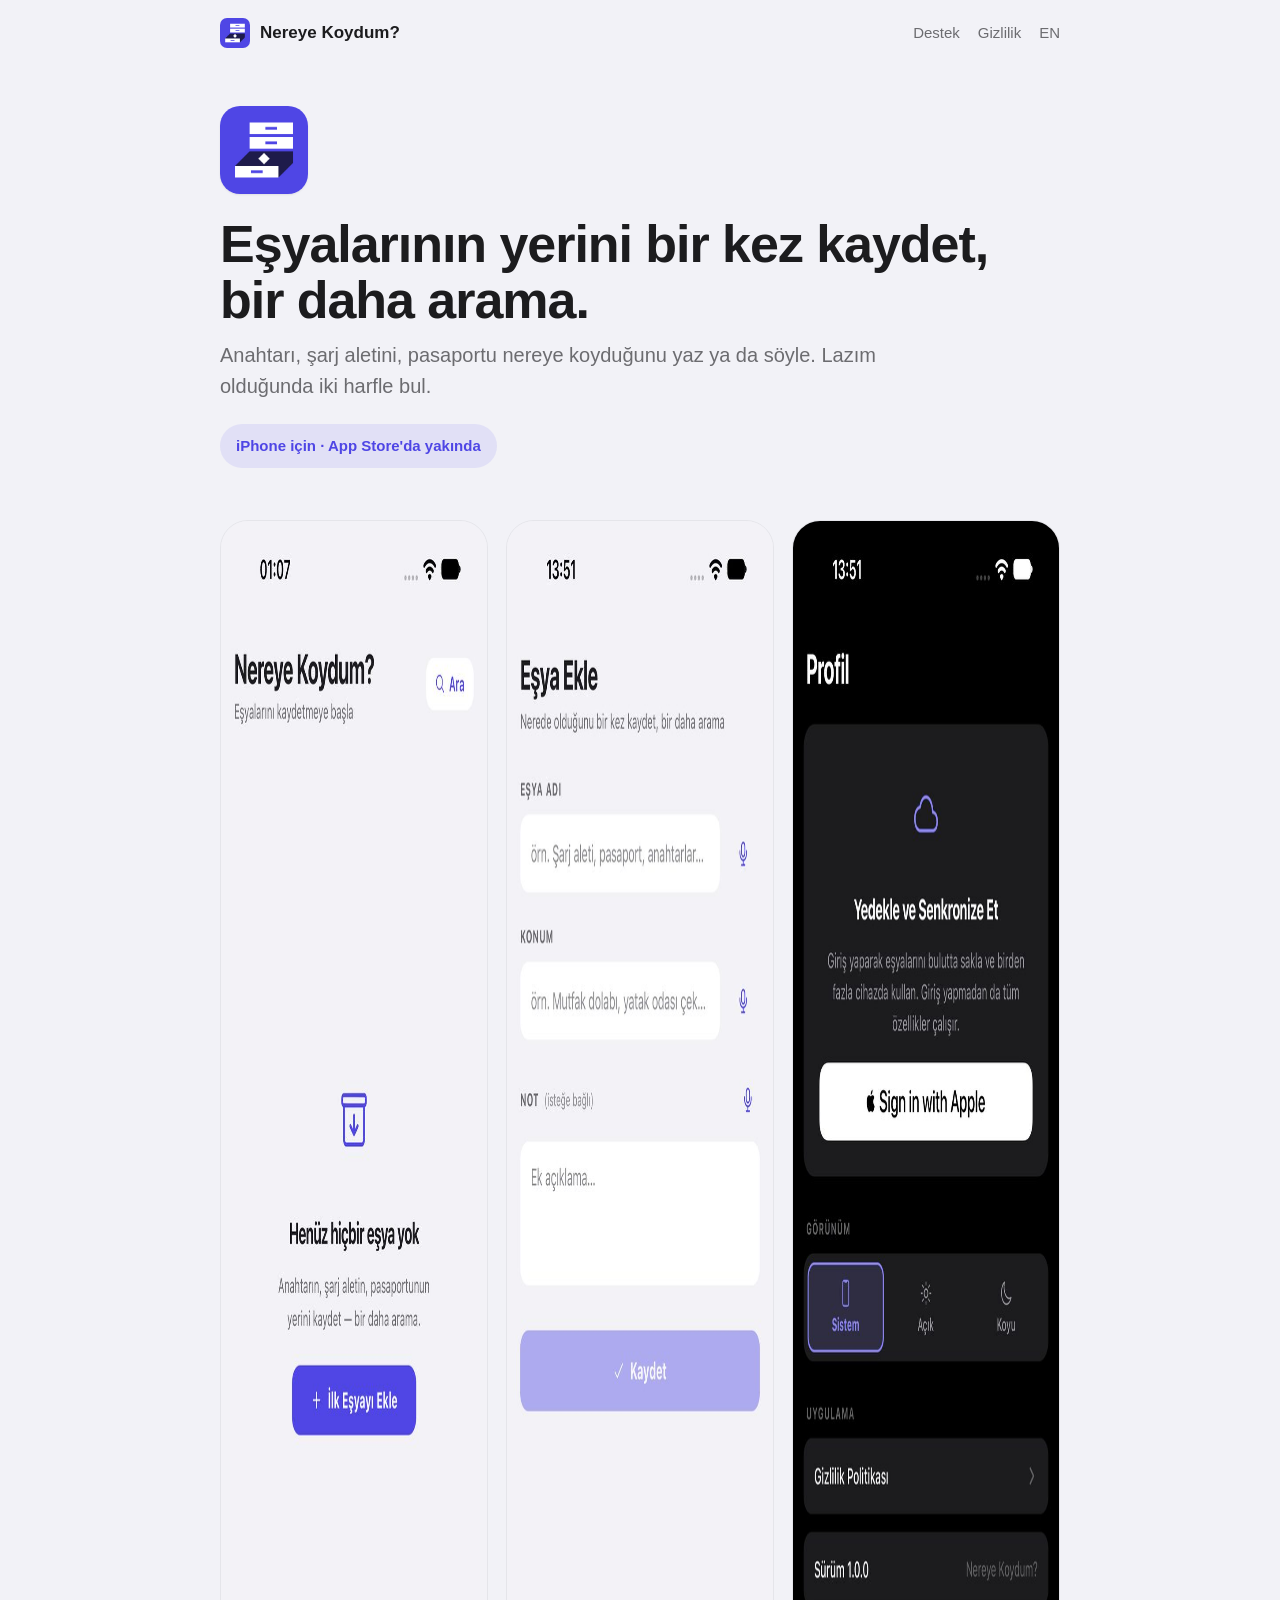
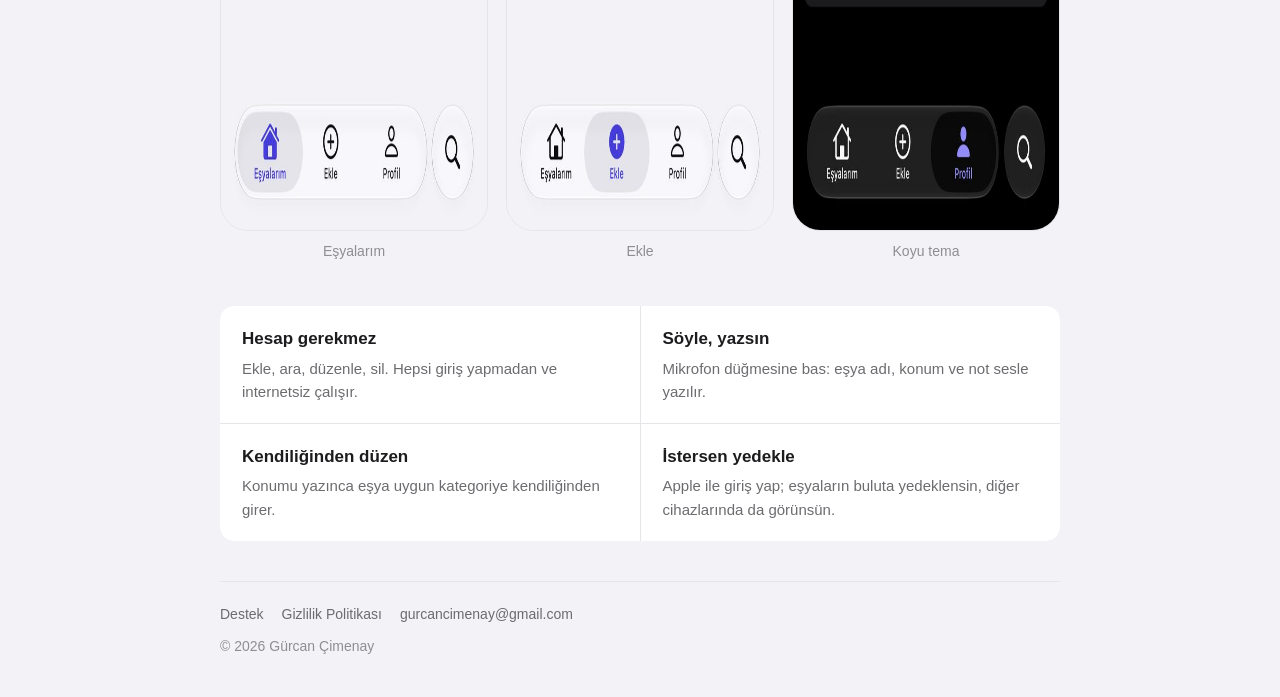
<file: index.html>
<!doctype html>
<html lang="tr">
<head>
  <meta charset="utf-8">
  <meta name="viewport" content="width=device-width, initial-scale=1">
  <title>Nereye Koydum? — Eşyalarının yerini bir kez kaydet</title>
  <meta name="description" content="Nereye Koydum?, anahtarın, şarj aletin ya da pasaportun gibi eşyalarının nerede olduğunu kaydedip saniyeler içinde bulmanı sağlayan iPhone uygulaması. Hesap gerekmez, internetsiz çalışır.">
  <link rel="canonical" href="https://nereyekoydum.app/">
  <link rel="alternate" hreflang="tr" href="https://nereyekoydum.app/">
  <link rel="alternate" hreflang="en" href="https://nereyekoydum.app/en/">
  <link rel="alternate" hreflang="x-default" href="https://nereyekoydum.app/">
  <meta property="og:type" content="website">
  <meta property="og:title" content="Nereye Koydum?">
  <meta property="og:description" content="Eşyalarının yerini bir kez kaydet, bir daha arama.">
  <meta property="og:url" content="https://nereyekoydum.app/">
  <meta property="og:image" content="https://nereyekoydum.app/assets/icon-512.png">
  <meta property="og:locale" content="tr_TR">
  <meta name="theme-color" content="#F2F2F7" media="(prefers-color-scheme: light)">
  <meta name="theme-color" content="#000000" media="(prefers-color-scheme: dark)">
  <link rel="icon" type="image/png" sizes="32x32" href="/assets/favicon-32.png">
  <link rel="apple-touch-icon" href="/assets/apple-touch-icon.png">
  <link rel="stylesheet" href="/assets/site.css">
  <script type="application/ld+json">
  {
    "@context": "https://schema.org",
    "@type": "SoftwareApplication",
    "name": "Nereye Koydum?",
    "operatingSystem": "iOS",
    "applicationCategory": "UtilitiesApplication",
    "inLanguage": "tr",
    "offers": { "@type": "Offer", "price": "0", "priceCurrency": "TRY" },
    "author": { "@type": "Person", "name": "Gürcan Çimenay" },
    "url": "https://nereyekoydum.app/"
  }
  </script>
</head>
<body>
  <div class="wrap">
    <header class="top">
      <a class="brand" href="/"><img src="/assets/icon-192.png" alt="" width="30" height="30">Nereye Koydum?</a>
      <nav aria-label="Ana menü">
        <a href="/destek/">Destek</a>
        <a href="/gizlilik/">Gizlilik</a>
        <a href="/en/" hreflang="en" lang="en">EN</a>
      </nav>
    </header>

    <main>
      <section class="hero">
        <img class="icon" src="/assets/icon-512.png" alt="Nereye Koydum? uygulama simgesi" width="88" height="88">
        <h1>Eşyalarının yerini bir kez kaydet,<br>bir daha arama.</h1>
        <p class="lead">Anahtarı, şarj aletini, pasaportu nereye koyduğunu yaz ya da söyle. Lazım olduğunda iki harfle bul.</p>
        <span class="badge">iPhone için · App Store'da yakında</span>
      </section>

      <div class="shots">
        <figure>
          <img src="/assets/ekran-esyalarim.jpg" alt="Eşyalarım ekranı" width="603" height="1311" loading="lazy">
          <figcaption>Eşyalarım</figcaption>
        </figure>
        <figure>
          <img src="/assets/ekran-ekle.jpg" alt="Eşya ekleme ekranı: eşya adı, konum ve not alanları" width="603" height="1311" loading="lazy">
          <figcaption>Ekle</figcaption>
        </figure>
        <figure>
          <img src="/assets/ekran-profil-koyu.jpg" alt="Koyu temada Profil ekranı" width="603" height="1311" loading="lazy">
          <figcaption>Koyu tema</figcaption>
        </figure>
      </div>

      <div class="features">
        <div>
          <h3>Hesap gerekmez</h3>
          <p>Ekle, ara, düzenle, sil. Hepsi giriş yapmadan ve internetsiz çalışır.</p>
        </div>
        <div>
          <h3>Söyle, yazsın</h3>
          <p>Mikrofon düğmesine bas: eşya adı, konum ve not sesle yazılır.</p>
        </div>
        <div>
          <h3>Kendiliğinden düzen</h3>
          <p>Konumu yazınca eşya uygun kategoriye kendiliğinden girer.</p>
        </div>
        <div>
          <h3>İstersen yedekle</h3>
          <p>Apple ile giriş yap; eşyaların buluta yedeklensin, diğer cihazlarında da görünsün.</p>
        </div>
      </div>
    </main>

    <footer>
      <div class="links">
        <a href="/destek/">Destek</a>
        <a href="/gizlilik/">Gizlilik Politikası</a>
        <a href="mailto:gurcancimenay@gmail.com">gurcancimenay@gmail.com</a>
      </div>
      © 2026 Gürcan Çimenay
    </footer>
  </div>
</body>
</html>
</file>
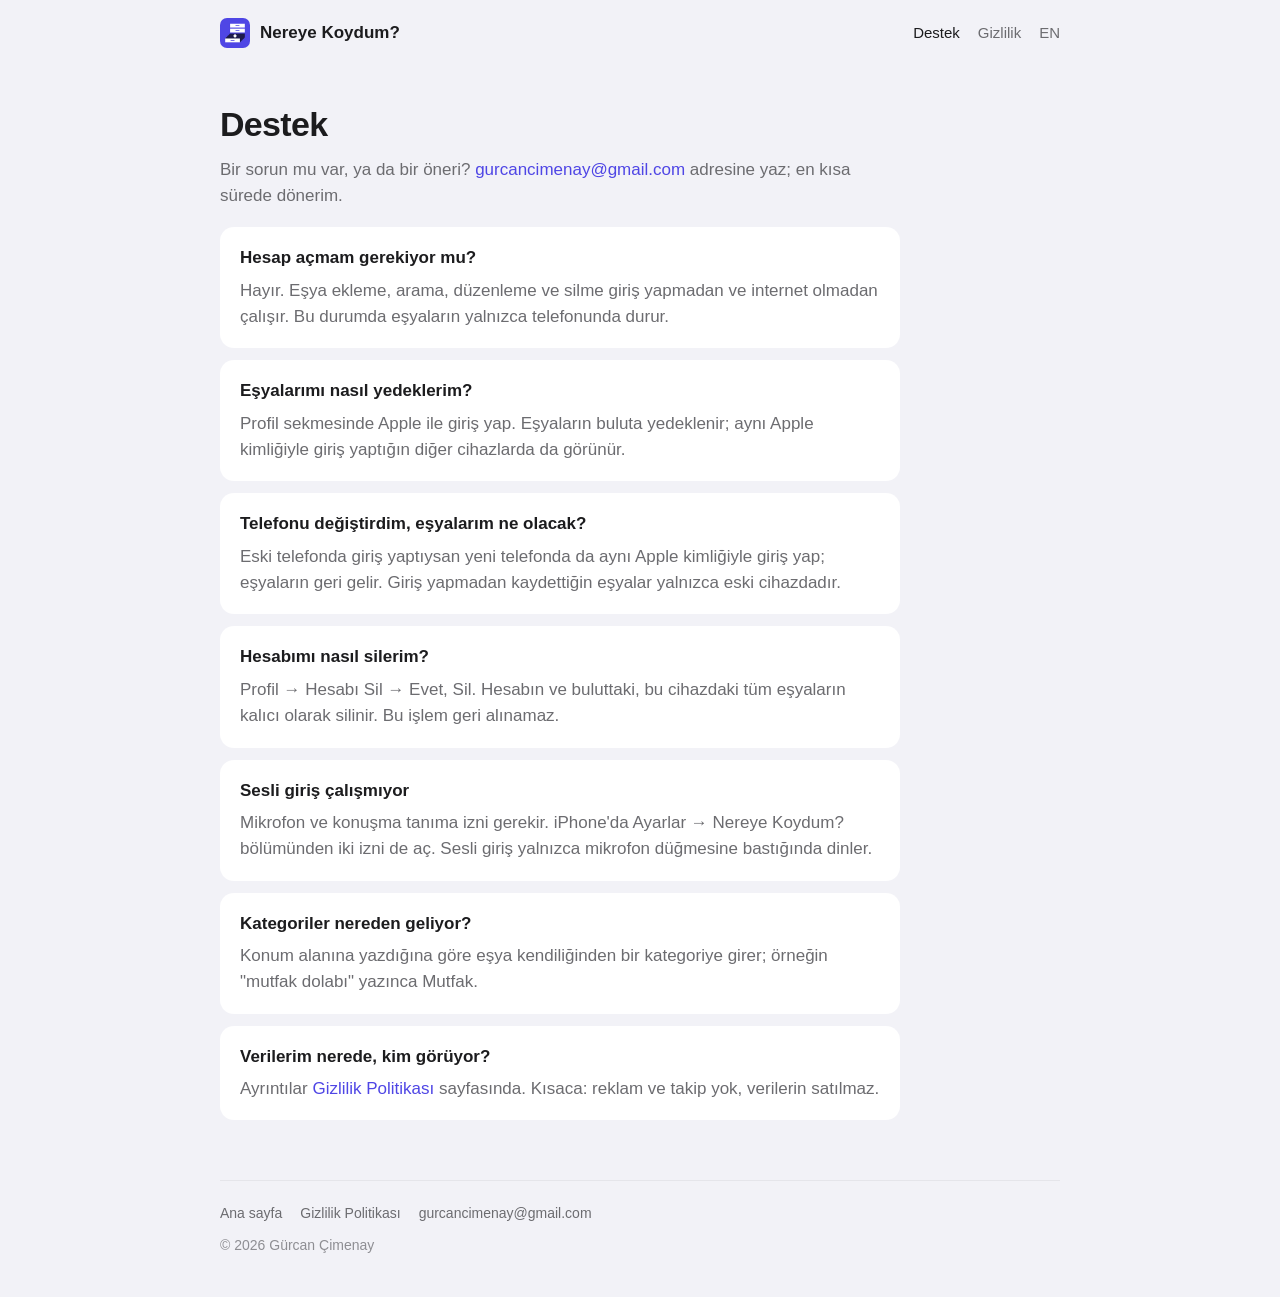
<file: destek/index.html>
<!doctype html>
<html lang="tr">
<head>
  <meta charset="utf-8">
  <meta name="viewport" content="width=device-width, initial-scale=1">
  <title>Destek — Nereye Koydum?</title>
  <meta name="description" content="Nereye Koydum? uygulaması için sık sorulan sorular ve iletişim: yedekleme, hesap silme, sesli giriş.">
  <link rel="canonical" href="https://nereyekoydum.app/destek/">
  <link rel="alternate" hreflang="tr" href="https://nereyekoydum.app/destek/">
  <link rel="alternate" hreflang="en" href="https://nereyekoydum.app/en/support/">
  <link rel="icon" type="image/png" sizes="32x32" href="/assets/favicon-32.png">
  <link rel="apple-touch-icon" href="/assets/apple-touch-icon.png">
  <link rel="stylesheet" href="/assets/site.css">
</head>
<body>
  <div class="wrap">
    <header class="top">
      <a class="brand" href="/"><img src="/assets/icon-192.png" alt="" width="30" height="30">Nereye Koydum?</a>
      <nav aria-label="Ana menü">
        <a href="/destek/" aria-current="page">Destek</a>
        <a href="/gizlilik/">Gizlilik</a>
        <a href="/en/support/" hreflang="en" lang="en">EN</a>
      </nav>
    </header>

    <main class="doc">
      <h1>Destek</h1>
      <p class="intro">Bir sorun mu var, ya da bir öneri? <a href="mailto:gurcancimenay@gmail.com">gurcancimenay@gmail.com</a> adresine yaz; en kısa sürede dönerim.</p>

      <section>
        <h2>Hesap açmam gerekiyor mu?</h2>
        <p>Hayır. Eşya ekleme, arama, düzenleme ve silme giriş yapmadan ve internet olmadan çalışır. Bu durumda eşyaların yalnızca telefonunda durur.</p>
      </section>
      <section>
        <h2>Eşyalarımı nasıl yedeklerim?</h2>
        <p>Profil sekmesinde Apple ile giriş yap. Eşyaların buluta yedeklenir; aynı Apple kimliğiyle giriş yaptığın diğer cihazlarda da görünür.</p>
      </section>
      <section>
        <h2>Telefonu değiştirdim, eşyalarım ne olacak?</h2>
        <p>Eski telefonda giriş yaptıysan yeni telefonda da aynı Apple kimliğiyle giriş yap; eşyaların geri gelir. Giriş yapmadan kaydettiğin eşyalar yalnızca eski cihazdadır.</p>
      </section>
      <section>
        <h2>Hesabımı nasıl silerim?</h2>
        <p>Profil → Hesabı Sil → Evet, Sil. Hesabın ve buluttaki, bu cihazdaki tüm eşyaların kalıcı olarak silinir. Bu işlem geri alınamaz.</p>
      </section>
      <section>
        <h2>Sesli giriş çalışmıyor</h2>
        <p>Mikrofon ve konuşma tanıma izni gerekir. iPhone'da Ayarlar → Nereye Koydum? bölümünden iki izni de aç. Sesli giriş yalnızca mikrofon düğmesine bastığında dinler.</p>
      </section>
      <section>
        <h2>Kategoriler nereden geliyor?</h2>
        <p>Konum alanına yazdığına göre eşya kendiliğinden bir kategoriye girer; örneğin "mutfak dolabı" yazınca Mutfak.</p>
      </section>
      <section>
        <h2>Verilerim nerede, kim görüyor?</h2>
        <p>Ayrıntılar <a href="/gizlilik/">Gizlilik Politikası</a> sayfasında. Kısaca: reklam ve takip yok, verilerin satılmaz.</p>
      </section>
    </main>

    <footer>
      <div class="links">
        <a href="/">Ana sayfa</a>
        <a href="/gizlilik/">Gizlilik Politikası</a>
        <a href="mailto:gurcancimenay@gmail.com">gurcancimenay@gmail.com</a>
      </div>
      © 2026 Gürcan Çimenay
    </footer>
  </div>
</body>
</html>
</file>
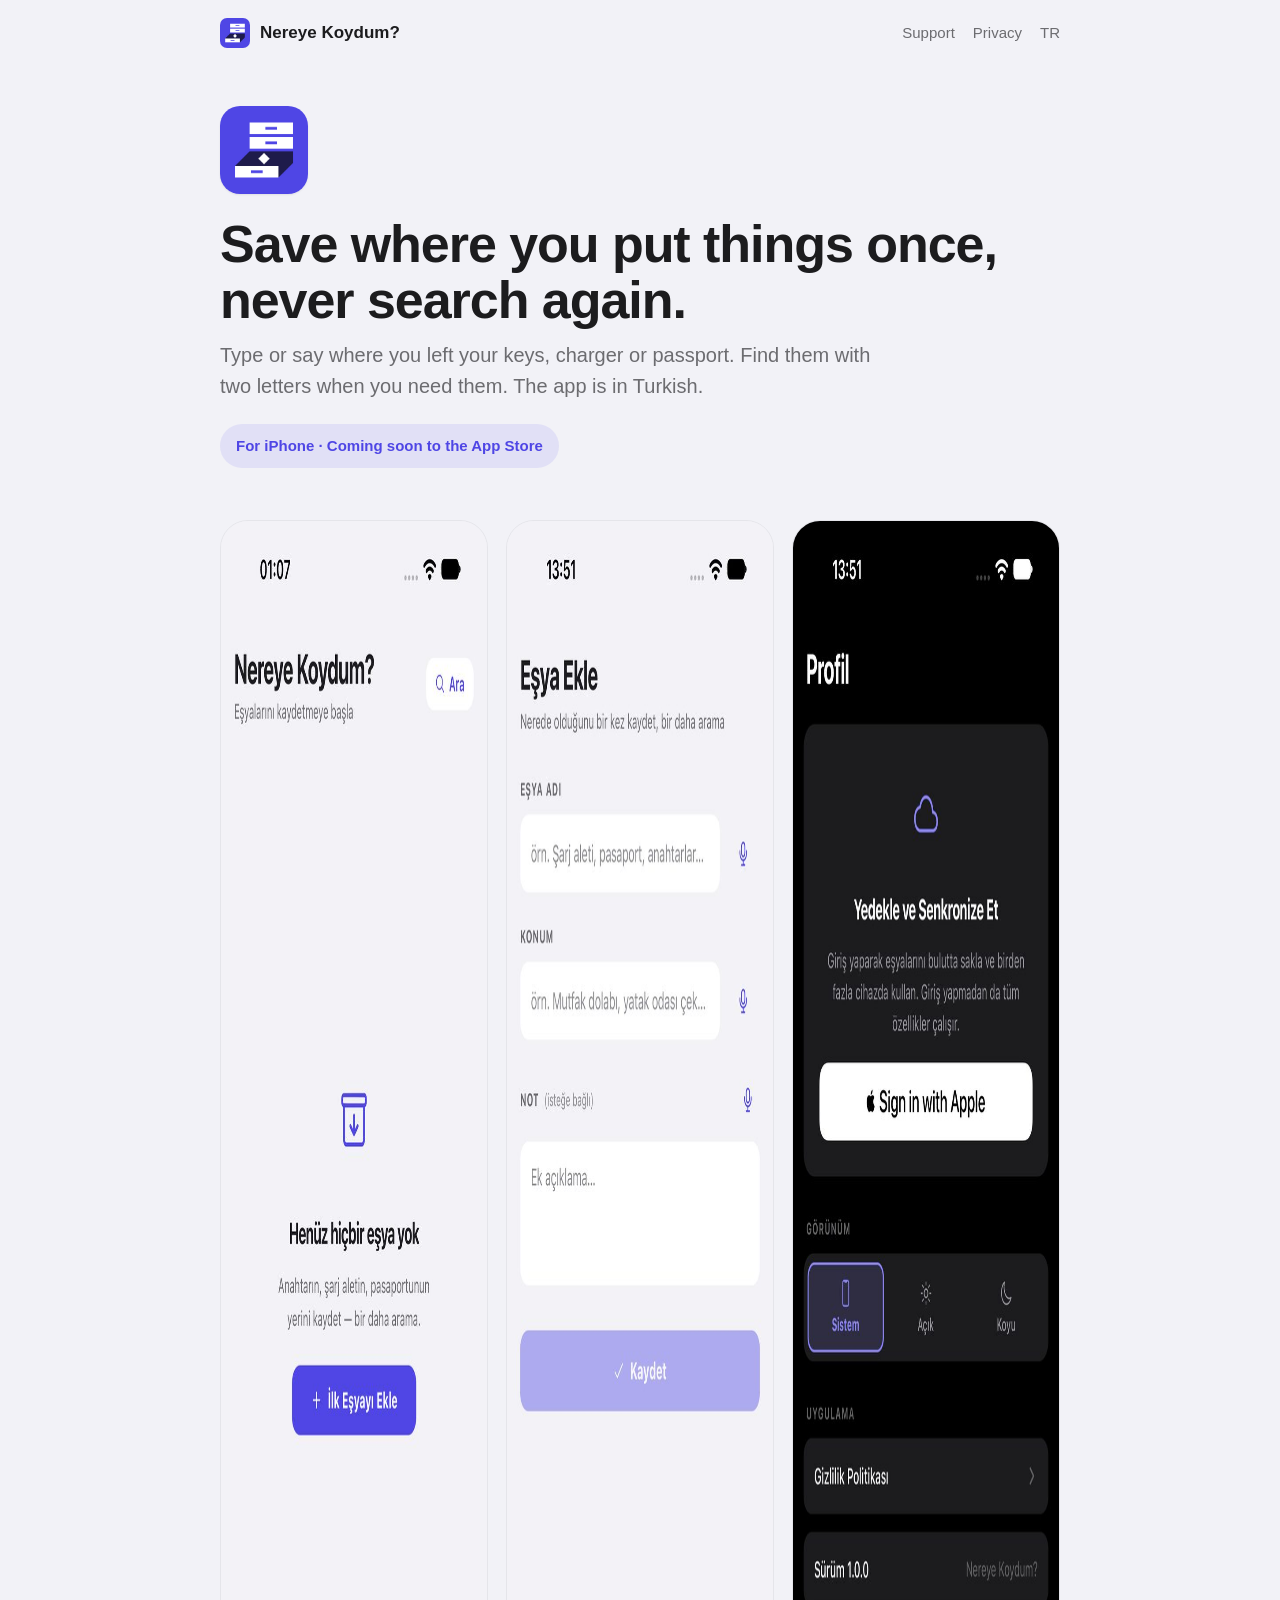
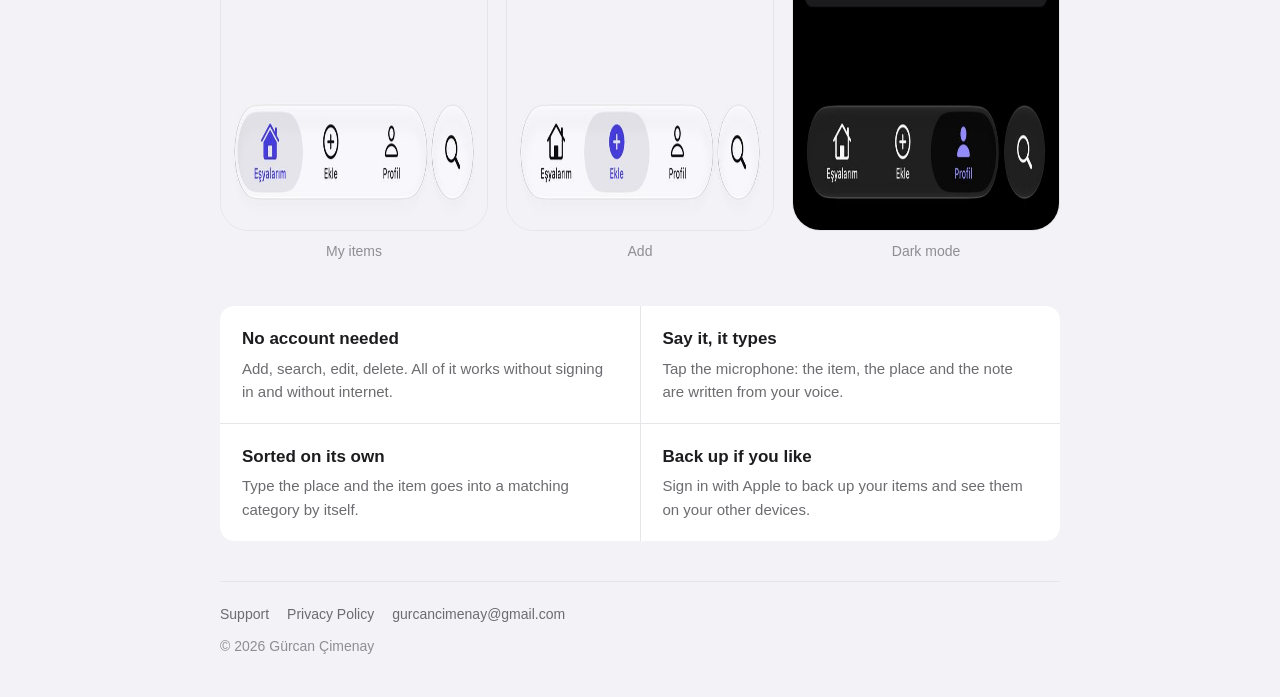
<file: en/index.html>
<!doctype html>
<html lang="en">
<head>
  <meta charset="utf-8">
  <meta name="viewport" content="width=device-width, initial-scale=1">
  <title>Nereye Koydum? — Save where you put things, once</title>
  <meta name="description" content="Nereye Koydum? (Where Did I Put It?) is an iPhone app to note where your keys, charger or passport are and find them in seconds. No account needed, works offline. The app is in Turkish.">
  <link rel="canonical" href="https://nereyekoydum.app/en/">
  <link rel="alternate" hreflang="tr" href="https://nereyekoydum.app/">
  <link rel="alternate" hreflang="en" href="https://nereyekoydum.app/en/">
  <link rel="alternate" hreflang="x-default" href="https://nereyekoydum.app/">
  <meta property="og:type" content="website">
  <meta property="og:title" content="Nereye Koydum?">
  <meta property="og:description" content="Save where you put things once, never search again.">
  <meta property="og:url" content="https://nereyekoydum.app/en/">
  <meta property="og:image" content="https://nereyekoydum.app/assets/icon-512.png">
  <meta property="og:locale" content="en_US">
  <meta name="theme-color" content="#F2F2F7" media="(prefers-color-scheme: light)">
  <meta name="theme-color" content="#000000" media="(prefers-color-scheme: dark)">
  <link rel="icon" type="image/png" sizes="32x32" href="/assets/favicon-32.png">
  <link rel="apple-touch-icon" href="/assets/apple-touch-icon.png">
  <link rel="stylesheet" href="/assets/site.css">
</head>
<body>
  <div class="wrap">
    <header class="top">
      <a class="brand" href="/en/"><img src="/assets/icon-192.png" alt="" width="30" height="30">Nereye Koydum?</a>
      <nav aria-label="Main menu">
        <a href="/en/support/">Support</a>
        <a href="/en/privacy/">Privacy</a>
        <a href="/" hreflang="tr" lang="tr">TR</a>
      </nav>
    </header>

    <main>
      <section class="hero">
        <img class="icon" src="/assets/icon-512.png" alt="Nereye Koydum? app icon" width="88" height="88">
        <h1>Save where you put things once,<br>never search again.</h1>
        <p class="lead">Type or say where you left your keys, charger or passport. Find them with two letters when you need them. The app is in Turkish.</p>
        <span class="badge">For iPhone · Coming soon to the App Store</span>
      </section>

      <div class="shots">
        <figure>
          <img src="/assets/ekran-esyalarim.jpg" alt="My items screen" width="603" height="1311" loading="lazy">
          <figcaption>My items</figcaption>
        </figure>
        <figure>
          <img src="/assets/ekran-ekle.jpg" alt="Add item screen with name, location and note fields" width="603" height="1311" loading="lazy">
          <figcaption>Add</figcaption>
        </figure>
        <figure>
          <img src="/assets/ekran-profil-koyu.jpg" alt="Profile screen in dark mode" width="603" height="1311" loading="lazy">
          <figcaption>Dark mode</figcaption>
        </figure>
      </div>

      <div class="features">
        <div>
          <h3>No account needed</h3>
          <p>Add, search, edit, delete. All of it works without signing in and without internet.</p>
        </div>
        <div>
          <h3>Say it, it types</h3>
          <p>Tap the microphone: the item, the place and the note are written from your voice.</p>
        </div>
        <div>
          <h3>Sorted on its own</h3>
          <p>Type the place and the item goes into a matching category by itself.</p>
        </div>
        <div>
          <h3>Back up if you like</h3>
          <p>Sign in with Apple to back up your items and see them on your other devices.</p>
        </div>
      </div>
    </main>

    <footer>
      <div class="links">
        <a href="/en/support/">Support</a>
        <a href="/en/privacy/">Privacy Policy</a>
        <a href="mailto:gurcancimenay@gmail.com">gurcancimenay@gmail.com</a>
      </div>
      © 2026 Gürcan Çimenay
    </footer>
  </div>
</body>
</html>
</file>
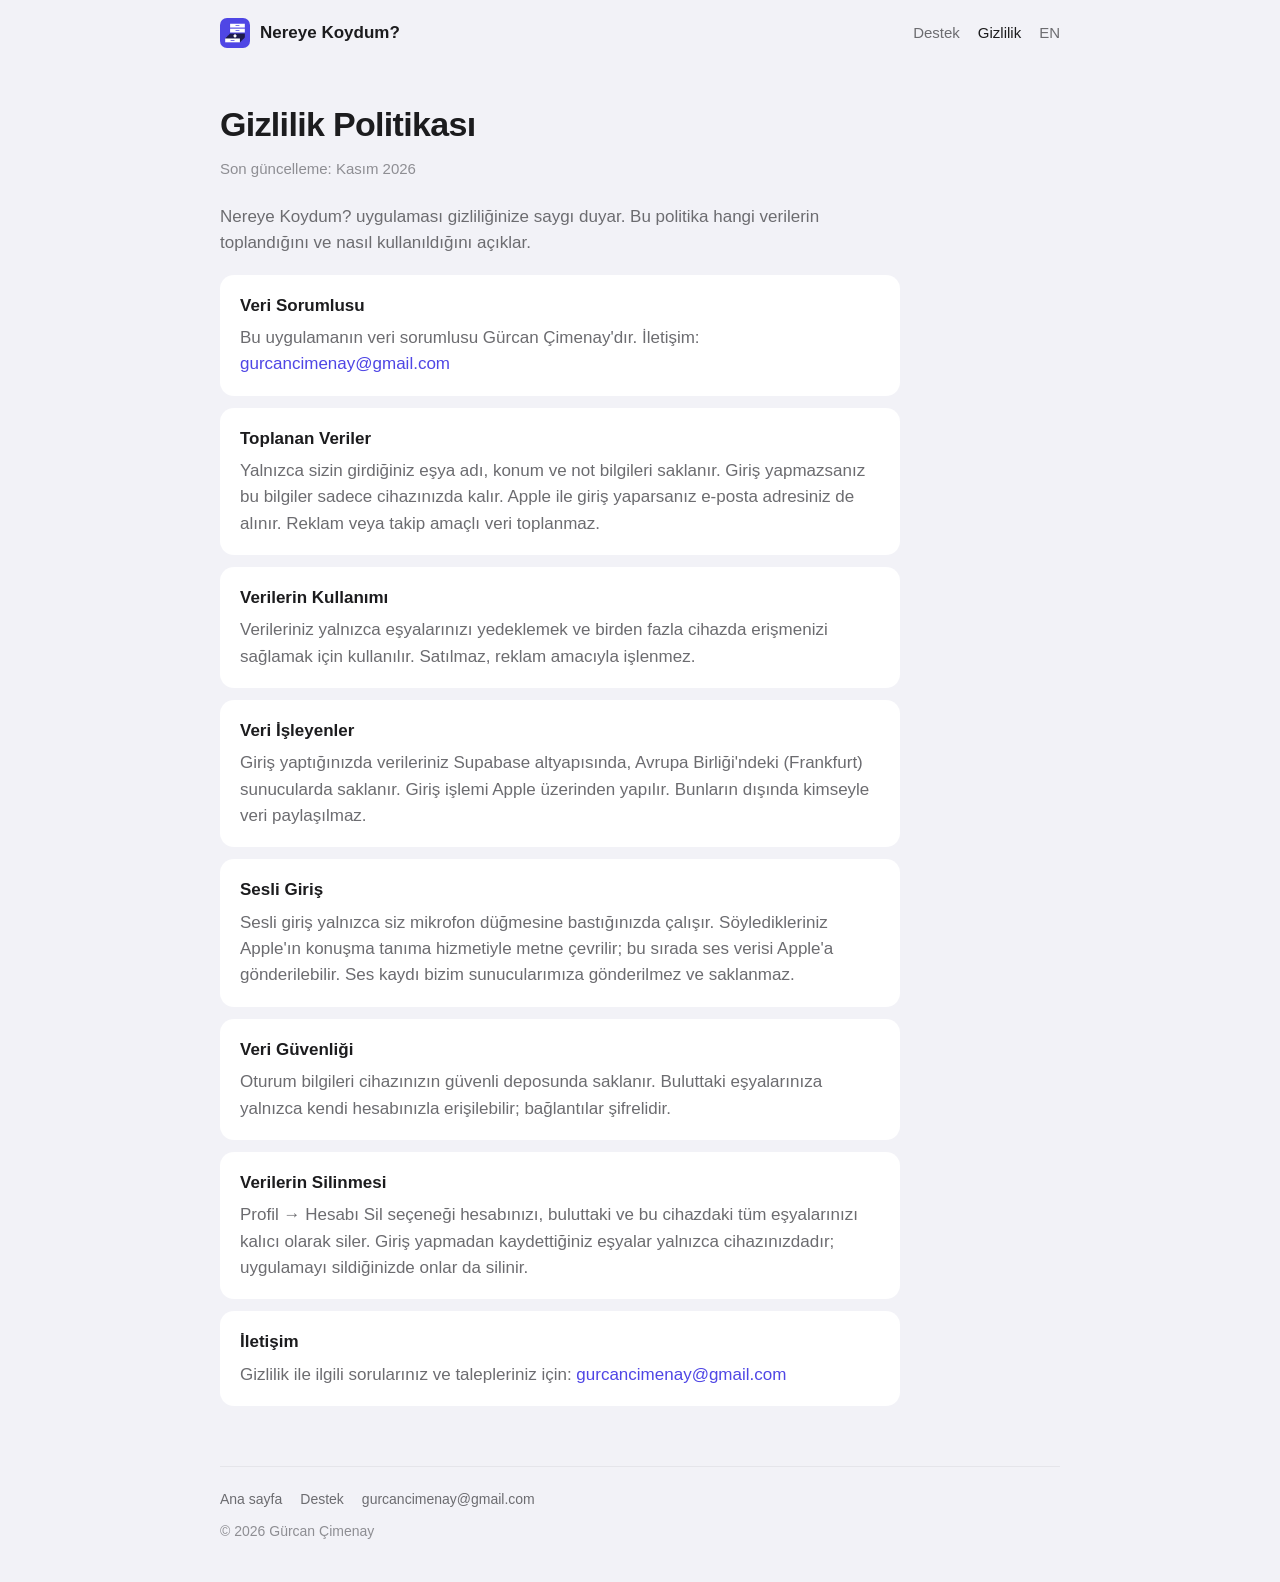
<file: gizlilik/index.html>
<!doctype html>
<html lang="tr">
<head>
  <meta charset="utf-8">
  <meta name="viewport" content="width=device-width, initial-scale=1">
  <title>Gizlilik Politikası — Nereye Koydum?</title>
  <meta name="description" content="Nereye Koydum? uygulamasının hangi verileri topladığı, nasıl kullandığı ve nasıl silebileceğiniz.">
  <link rel="canonical" href="https://nereyekoydum.app/gizlilik/">
  <link rel="alternate" hreflang="tr" href="https://nereyekoydum.app/gizlilik/">
  <link rel="alternate" hreflang="en" href="https://nereyekoydum.app/en/privacy/">
  <link rel="icon" type="image/png" sizes="32x32" href="/assets/favicon-32.png">
  <link rel="apple-touch-icon" href="/assets/apple-touch-icon.png">
  <link rel="stylesheet" href="/assets/site.css">
</head>
<body>
  <div class="wrap">
    <header class="top">
      <a class="brand" href="/"><img src="/assets/icon-192.png" alt="" width="30" height="30">Nereye Koydum?</a>
      <nav aria-label="Ana menü">
        <a href="/destek/">Destek</a>
        <a href="/gizlilik/" aria-current="page">Gizlilik</a>
        <a href="/en/privacy/" hreflang="en" lang="en">EN</a>
      </nav>
    </header>

    <main class="doc">
      <h1>Gizlilik Politikası</h1>
      <p class="meta">Son güncelleme: Kasım 2026</p>
      <p class="intro">Nereye Koydum? uygulaması gizliliğinize saygı duyar. Bu politika hangi verilerin toplandığını ve nasıl kullanıldığını açıklar.</p>

      <section>
        <h2>Veri Sorumlusu</h2>
        <p>Bu uygulamanın veri sorumlusu Gürcan Çimenay'dır. İletişim: <a href="mailto:gurcancimenay@gmail.com">gurcancimenay@gmail.com</a></p>
      </section>
      <section>
        <h2>Toplanan Veriler</h2>
        <p>Yalnızca sizin girdiğiniz eşya adı, konum ve not bilgileri saklanır. Giriş yapmazsanız bu bilgiler sadece cihazınızda kalır. Apple ile giriş yaparsanız e-posta adresiniz de alınır. Reklam veya takip amaçlı veri toplanmaz.</p>
      </section>
      <section>
        <h2>Verilerin Kullanımı</h2>
        <p>Verileriniz yalnızca eşyalarınızı yedeklemek ve birden fazla cihazda erişmenizi sağlamak için kullanılır. Satılmaz, reklam amacıyla işlenmez.</p>
      </section>
      <section>
        <h2>Veri İşleyenler</h2>
        <p>Giriş yaptığınızda verileriniz Supabase altyapısında, Avrupa Birliği'ndeki (Frankfurt) sunucularda saklanır. Giriş işlemi Apple üzerinden yapılır. Bunların dışında kimseyle veri paylaşılmaz.</p>
      </section>
      <section>
        <h2>Sesli Giriş</h2>
        <p>Sesli giriş yalnızca siz mikrofon düğmesine bastığınızda çalışır. Söyledikleriniz Apple'ın konuşma tanıma hizmetiyle metne çevrilir; bu sırada ses verisi Apple'a gönderilebilir. Ses kaydı bizim sunucularımıza gönderilmez ve saklanmaz.</p>
      </section>
      <section>
        <h2>Veri Güvenliği</h2>
        <p>Oturum bilgileri cihazınızın güvenli deposunda saklanır. Buluttaki eşyalarınıza yalnızca kendi hesabınızla erişilebilir; bağlantılar şifrelidir.</p>
      </section>
      <section>
        <h2>Verilerin Silinmesi</h2>
        <p>Profil → Hesabı Sil seçeneği hesabınızı, buluttaki ve bu cihazdaki tüm eşyalarınızı kalıcı olarak siler. Giriş yapmadan kaydettiğiniz eşyalar yalnızca cihazınızdadır; uygulamayı sildiğinizde onlar da silinir.</p>
      </section>
      <section>
        <h2>İletişim</h2>
        <p>Gizlilik ile ilgili sorularınız ve talepleriniz için: <a href="mailto:gurcancimenay@gmail.com">gurcancimenay@gmail.com</a></p>
      </section>
    </main>

    <footer>
      <div class="links">
        <a href="/">Ana sayfa</a>
        <a href="/destek/">Destek</a>
        <a href="mailto:gurcancimenay@gmail.com">gurcancimenay@gmail.com</a>
      </div>
      © 2026 Gürcan Çimenay
    </footer>
  </div>
</body>
</html>
</file>
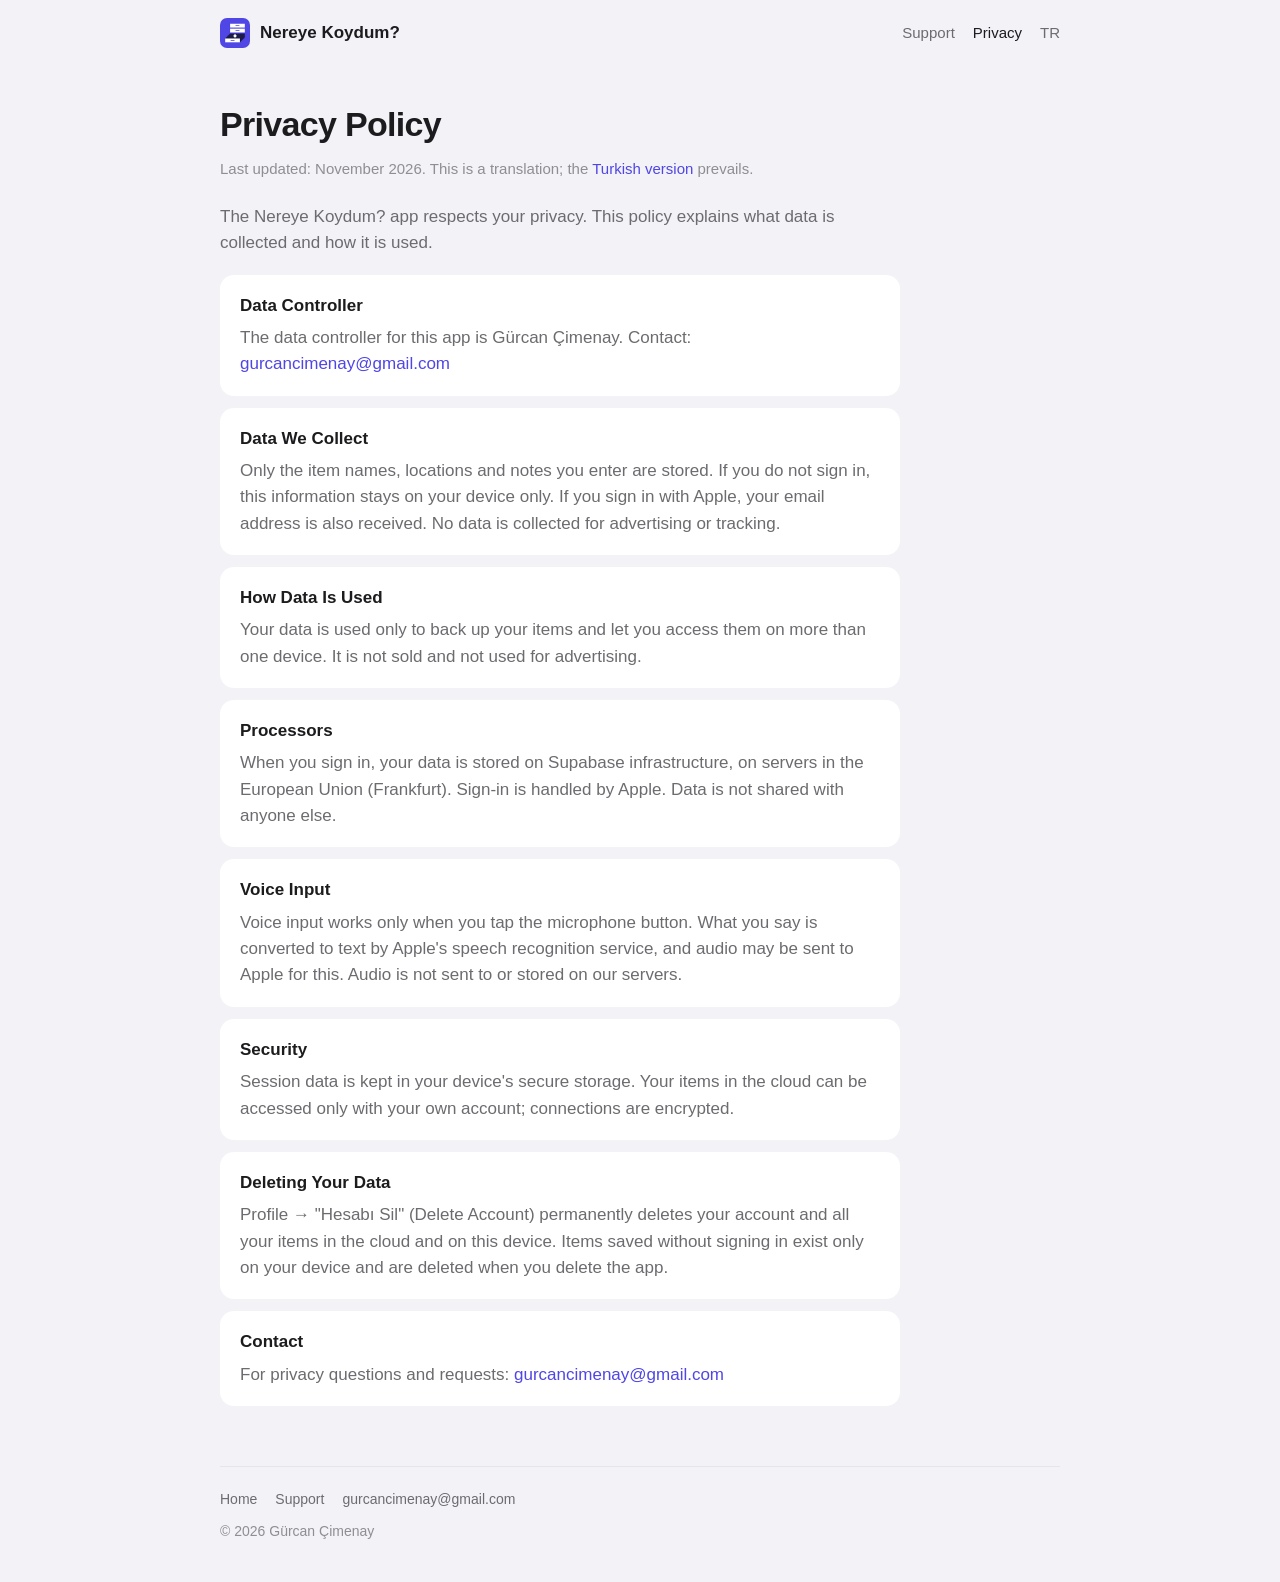
<file: en/privacy/index.html>
<!doctype html>
<html lang="en">
<head>
  <meta charset="utf-8">
  <meta name="viewport" content="width=device-width, initial-scale=1">
  <title>Privacy Policy — Nereye Koydum?</title>
  <meta name="description" content="What data the Nereye Koydum? app collects, how it is used and how you can delete it.">
  <link rel="canonical" href="https://nereyekoydum.app/en/privacy/">
  <link rel="alternate" hreflang="tr" href="https://nereyekoydum.app/gizlilik/">
  <link rel="alternate" hreflang="en" href="https://nereyekoydum.app/en/privacy/">
  <link rel="icon" type="image/png" sizes="32x32" href="/assets/favicon-32.png">
  <link rel="apple-touch-icon" href="/assets/apple-touch-icon.png">
  <link rel="stylesheet" href="/assets/site.css">
</head>
<body>
  <div class="wrap">
    <header class="top">
      <a class="brand" href="/en/"><img src="/assets/icon-192.png" alt="" width="30" height="30">Nereye Koydum?</a>
      <nav aria-label="Main menu">
        <a href="/en/support/">Support</a>
        <a href="/en/privacy/" aria-current="page">Privacy</a>
        <a href="/gizlilik/" hreflang="tr" lang="tr">TR</a>
      </nav>
    </header>

    <main class="doc">
      <h1>Privacy Policy</h1>
      <p class="meta">Last updated: November 2026. This is a translation; the <a href="/gizlilik/">Turkish version</a> prevails.</p>
      <p class="intro">The Nereye Koydum? app respects your privacy. This policy explains what data is collected and how it is used.</p>

      <section>
        <h2>Data Controller</h2>
        <p>The data controller for this app is Gürcan Çimenay. Contact: <a href="mailto:gurcancimenay@gmail.com">gurcancimenay@gmail.com</a></p>
      </section>
      <section>
        <h2>Data We Collect</h2>
        <p>Only the item names, locations and notes you enter are stored. If you do not sign in, this information stays on your device only. If you sign in with Apple, your email address is also received. No data is collected for advertising or tracking.</p>
      </section>
      <section>
        <h2>How Data Is Used</h2>
        <p>Your data is used only to back up your items and let you access them on more than one device. It is not sold and not used for advertising.</p>
      </section>
      <section>
        <h2>Processors</h2>
        <p>When you sign in, your data is stored on Supabase infrastructure, on servers in the European Union (Frankfurt). Sign-in is handled by Apple. Data is not shared with anyone else.</p>
      </section>
      <section>
        <h2>Voice Input</h2>
        <p>Voice input works only when you tap the microphone button. What you say is converted to text by Apple's speech recognition service, and audio may be sent to Apple for this. Audio is not sent to or stored on our servers.</p>
      </section>
      <section>
        <h2>Security</h2>
        <p>Session data is kept in your device's secure storage. Your items in the cloud can be accessed only with your own account; connections are encrypted.</p>
      </section>
      <section>
        <h2>Deleting Your Data</h2>
        <p>Profile → "Hesabı Sil" (Delete Account) permanently deletes your account and all your items in the cloud and on this device. Items saved without signing in exist only on your device and are deleted when you delete the app.</p>
      </section>
      <section>
        <h2>Contact</h2>
        <p>For privacy questions and requests: <a href="mailto:gurcancimenay@gmail.com">gurcancimenay@gmail.com</a></p>
      </section>
    </main>

    <footer>
      <div class="links">
        <a href="/en/">Home</a>
        <a href="/en/support/">Support</a>
        <a href="mailto:gurcancimenay@gmail.com">gurcancimenay@gmail.com</a>
      </div>
      © 2026 Gürcan Çimenay
    </footer>
  </div>
</body>
</html>
</file>
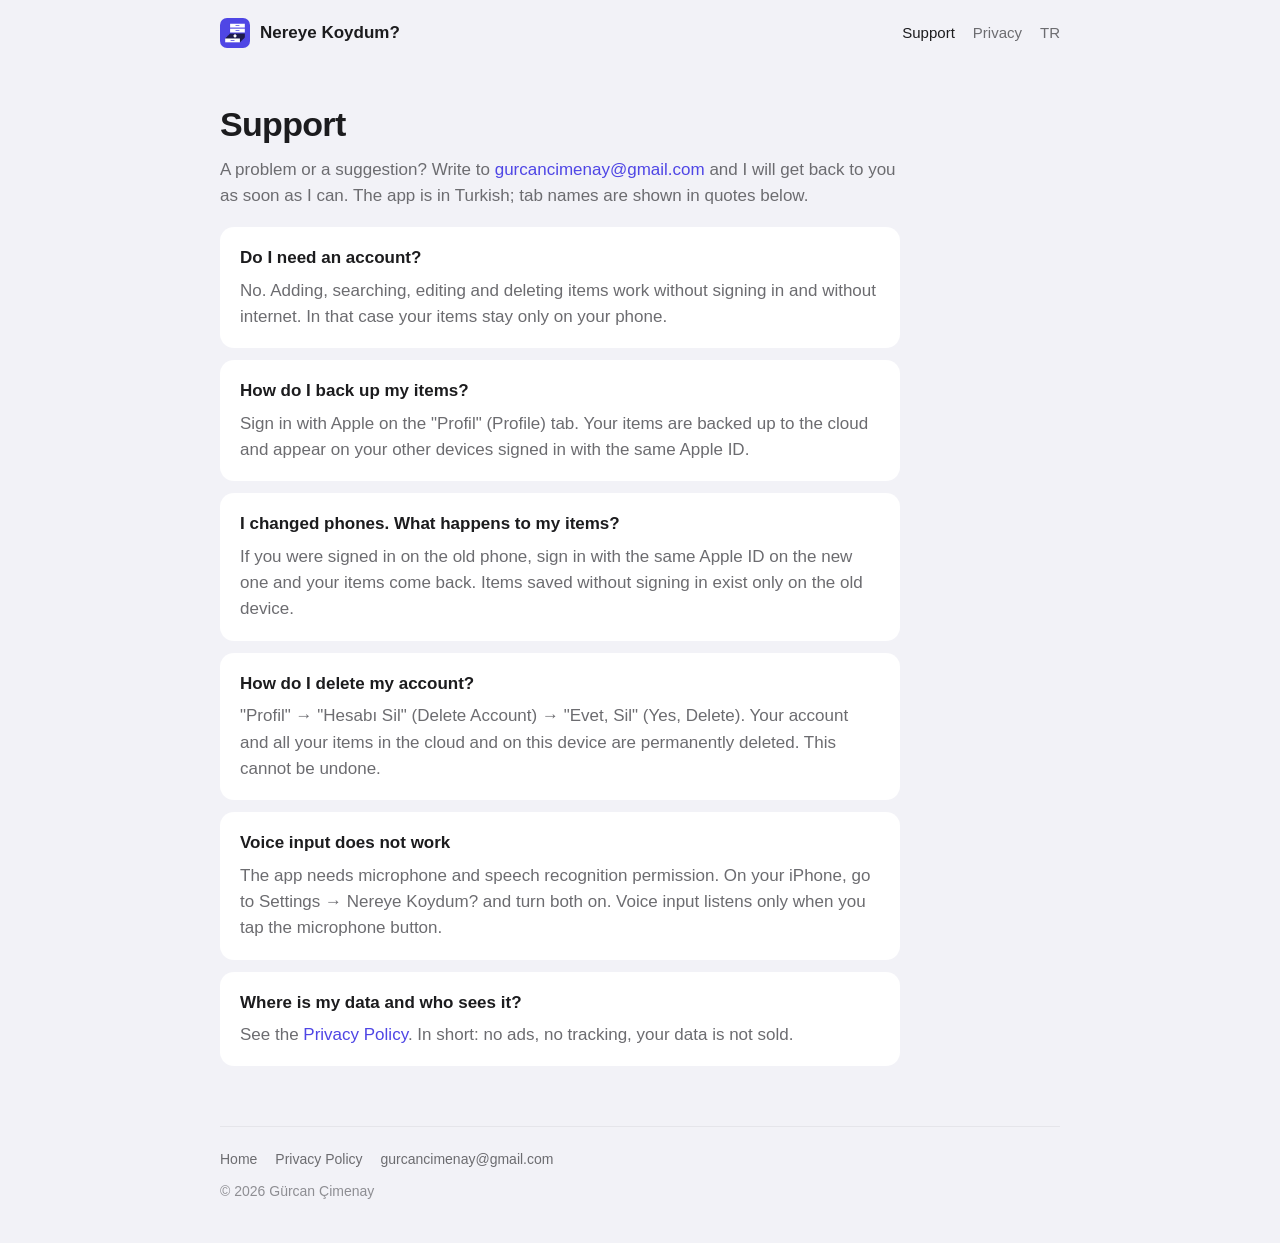
<file: en/support/index.html>
<!doctype html>
<html lang="en">
<head>
  <meta charset="utf-8">
  <meta name="viewport" content="width=device-width, initial-scale=1">
  <title>Support — Nereye Koydum?</title>
  <meta name="description" content="Nereye Koydum? help and contact: backup, account deletion, voice input.">
  <link rel="canonical" href="https://nereyekoydum.app/en/support/">
  <link rel="alternate" hreflang="tr" href="https://nereyekoydum.app/destek/">
  <link rel="alternate" hreflang="en" href="https://nereyekoydum.app/en/support/">
  <link rel="icon" type="image/png" sizes="32x32" href="/assets/favicon-32.png">
  <link rel="apple-touch-icon" href="/assets/apple-touch-icon.png">
  <link rel="stylesheet" href="/assets/site.css">
</head>
<body>
  <div class="wrap">
    <header class="top">
      <a class="brand" href="/en/"><img src="/assets/icon-192.png" alt="" width="30" height="30">Nereye Koydum?</a>
      <nav aria-label="Main menu">
        <a href="/en/support/" aria-current="page">Support</a>
        <a href="/en/privacy/">Privacy</a>
        <a href="/destek/" hreflang="tr" lang="tr">TR</a>
      </nav>
    </header>

    <main class="doc">
      <h1>Support</h1>
      <p class="intro">A problem or a suggestion? Write to <a href="mailto:gurcancimenay@gmail.com">gurcancimenay@gmail.com</a> and I will get back to you as soon as I can. The app is in Turkish; tab names are shown in quotes below.</p>

      <section>
        <h2>Do I need an account?</h2>
        <p>No. Adding, searching, editing and deleting items work without signing in and without internet. In that case your items stay only on your phone.</p>
      </section>
      <section>
        <h2>How do I back up my items?</h2>
        <p>Sign in with Apple on the "Profil" (Profile) tab. Your items are backed up to the cloud and appear on your other devices signed in with the same Apple ID.</p>
      </section>
      <section>
        <h2>I changed phones. What happens to my items?</h2>
        <p>If you were signed in on the old phone, sign in with the same Apple ID on the new one and your items come back. Items saved without signing in exist only on the old device.</p>
      </section>
      <section>
        <h2>How do I delete my account?</h2>
        <p>"Profil" → "Hesabı Sil" (Delete Account) → "Evet, Sil" (Yes, Delete). Your account and all your items in the cloud and on this device are permanently deleted. This cannot be undone.</p>
      </section>
      <section>
        <h2>Voice input does not work</h2>
        <p>The app needs microphone and speech recognition permission. On your iPhone, go to Settings → Nereye Koydum? and turn both on. Voice input listens only when you tap the microphone button.</p>
      </section>
      <section>
        <h2>Where is my data and who sees it?</h2>
        <p>See the <a href="/en/privacy/">Privacy Policy</a>. In short: no ads, no tracking, your data is not sold.</p>
      </section>
    </main>

    <footer>
      <div class="links">
        <a href="/en/">Home</a>
        <a href="/en/privacy/">Privacy Policy</a>
        <a href="mailto:gurcancimenay@gmail.com">gurcancimenay@gmail.com</a>
      </div>
      © 2026 Gürcan Çimenay
    </footer>
  </div>
</body>
</html>
</file>
<file: assets/site.css>
/* nereyekoydum.app — palet A (grafit + indigo), sistem yazı tipi, açık/koyu */
:root {
  --bg: #F2F2F7;
  --surface: #FFFFFF;
  --text: #1C1C1E;
  --text-2: #6C6C70;
  --text-3: #8E8E93;
  --border: #E5E5EA;
  --accent: #4F46E5;
  --accent-soft: rgba(79, 70, 229, 0.10);
  --radius: 14px;
  color-scheme: light dark;
}
@media (prefers-color-scheme: dark) {
  :root {
    --bg: #000000;
    --surface: #1C1C1E;
    --text: #FFFFFF;
    --text-2: #98989D;
    --text-3: #8E8E93;
    --border: #38383A;
    --accent: #8B85FF;
    --accent-soft: rgba(139, 133, 255, 0.16);
  }
}

* { box-sizing: border-box; }
html { -webkit-text-size-adjust: 100%; }
body {
  margin: 0;
  background: var(--bg);
  color: var(--text);
  font: 17px/1.55 -apple-system, BlinkMacSystemFont, "SF Pro Text", "Segoe UI", Roboto, "Helvetica Neue", Arial, sans-serif;
  -webkit-font-smoothing: antialiased;
}
a { color: var(--accent); text-decoration: none; }
a:hover { text-decoration: underline; }
img { max-width: 100%; display: block; }

.wrap { max-width: 880px; margin: 0 auto; padding: 0 20px; }

/* Üst şerit */
.top {
  display: flex; align-items: center; justify-content: space-between;
  padding: 18px 0;
}
.brand { display: flex; align-items: center; gap: 10px; color: var(--text); font-weight: 600; }
.brand:hover { text-decoration: none; }
.brand img { width: 30px; height: 30px; border-radius: 7px; }
.top nav { display: flex; gap: 18px; font-size: 15px; }
.top nav a { color: var(--text-2); }
.top nav a[aria-current="page"] { color: var(--text); }

/* Giriş */
.hero { padding: 40px 0 24px; }
.hero .icon { width: 88px; height: 88px; border-radius: 20px; box-shadow: 0 1px 2px rgba(0,0,0,.08); }
.hero h1 {
  font-size: clamp(34px, 6vw, 52px); line-height: 1.08; letter-spacing: -0.02em;
  margin: 22px 0 12px; font-weight: 700;
}
.hero p.lead { font-size: 20px; color: var(--text-2); margin: 0 0 22px; max-width: 34em; }
.badge {
  display: inline-flex; align-items: center; gap: 8px;
  padding: 10px 16px; border-radius: 999px;
  background: var(--accent-soft); color: var(--accent); font-weight: 600; font-size: 15px;
}

/* Ekranlar */
.shots {
  display: grid; grid-template-columns: repeat(3, 1fr); gap: 18px;
  padding: 28px 0 8px;
}
.shots figure { margin: 0; }
.shots img {
  border-radius: 28px; border: 1px solid var(--border);
  background: var(--surface);
}
.shots figcaption { font-size: 14px; color: var(--text-3); margin-top: 10px; text-align: center; }
@media (max-width: 640px) {
  .shots { grid-template-columns: repeat(3, 72%); overflow-x: auto; scroll-snap-type: x mandatory; padding-bottom: 12px; }
  .shots figure { scroll-snap-align: start; }
}

/* Özellikler */
.features {
  display: grid; grid-template-columns: repeat(2, 1fr); gap: 1px;
  background: var(--border); border-radius: var(--radius); overflow: hidden;
  margin: 36px 0;
}
.features div { background: var(--surface); padding: 20px 22px; }
.features h3 { font-size: 17px; margin: 0 0 4px; }
.features p { margin: 0; color: var(--text-2); font-size: 15px; }
@media (max-width: 640px) { .features { grid-template-columns: 1fr; } }

/* Metin sayfaları (gizlilik, destek) */
.doc { padding: 24px 0 8px; max-width: 680px; }
.doc h1 { font-size: 34px; letter-spacing: -0.02em; margin: 8px 0 6px; }
.doc .meta { color: var(--text-3); font-size: 15px; margin: 0 0 24px; }
.doc section {
  background: var(--surface); border-radius: var(--radius);
  padding: 18px 20px; margin: 0 0 12px;
}
.doc h2 { font-size: 17px; margin: 0 0 6px; }
.doc section p { margin: 0; color: var(--text-2); }
.doc section p + p { margin-top: 8px; }
.doc .intro { color: var(--text-2); margin: 0 0 18px; }

/* Alt bilgi */
footer {
  border-top: 1px solid var(--border); margin-top: 40px;
  padding: 22px 0 40px; font-size: 14px; color: var(--text-3);
}
footer .links { display: flex; flex-wrap: wrap; gap: 8px 18px; margin-bottom: 10px; }
footer a { color: var(--text-2); }
</file>
